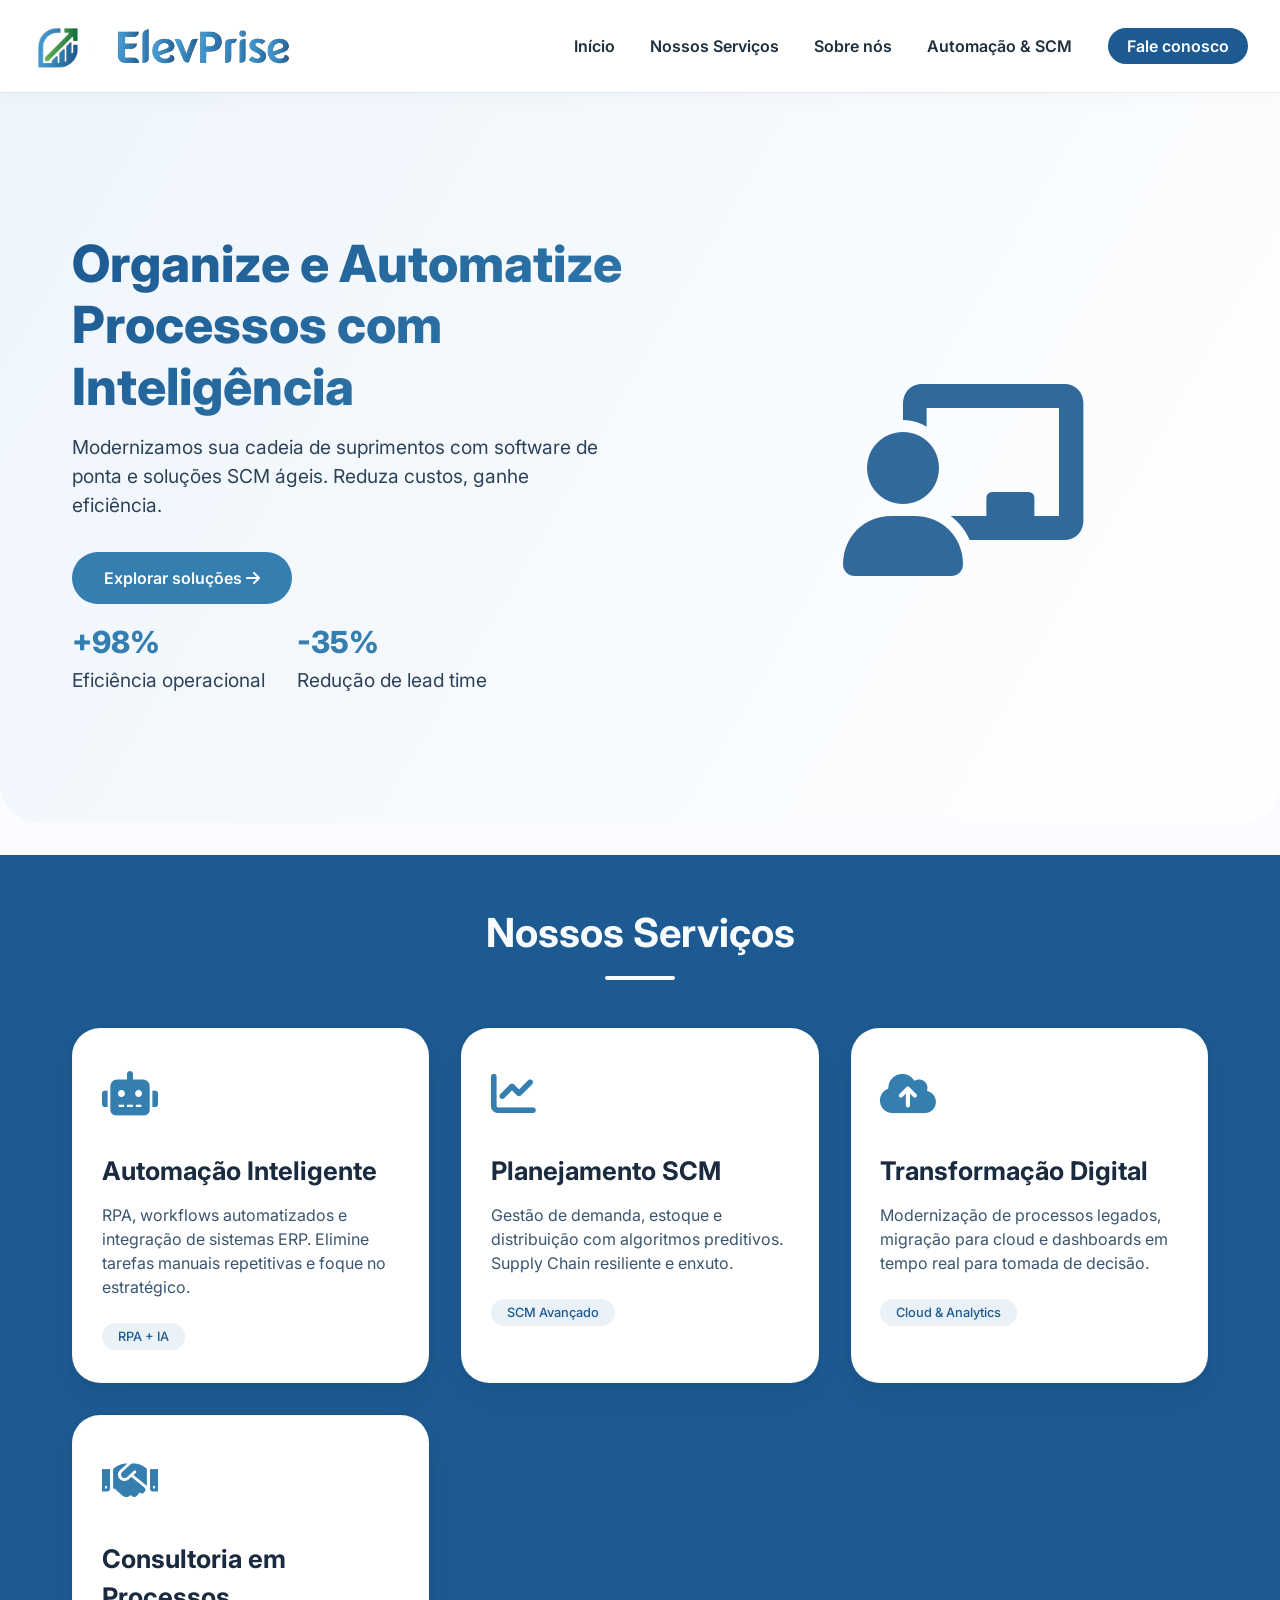
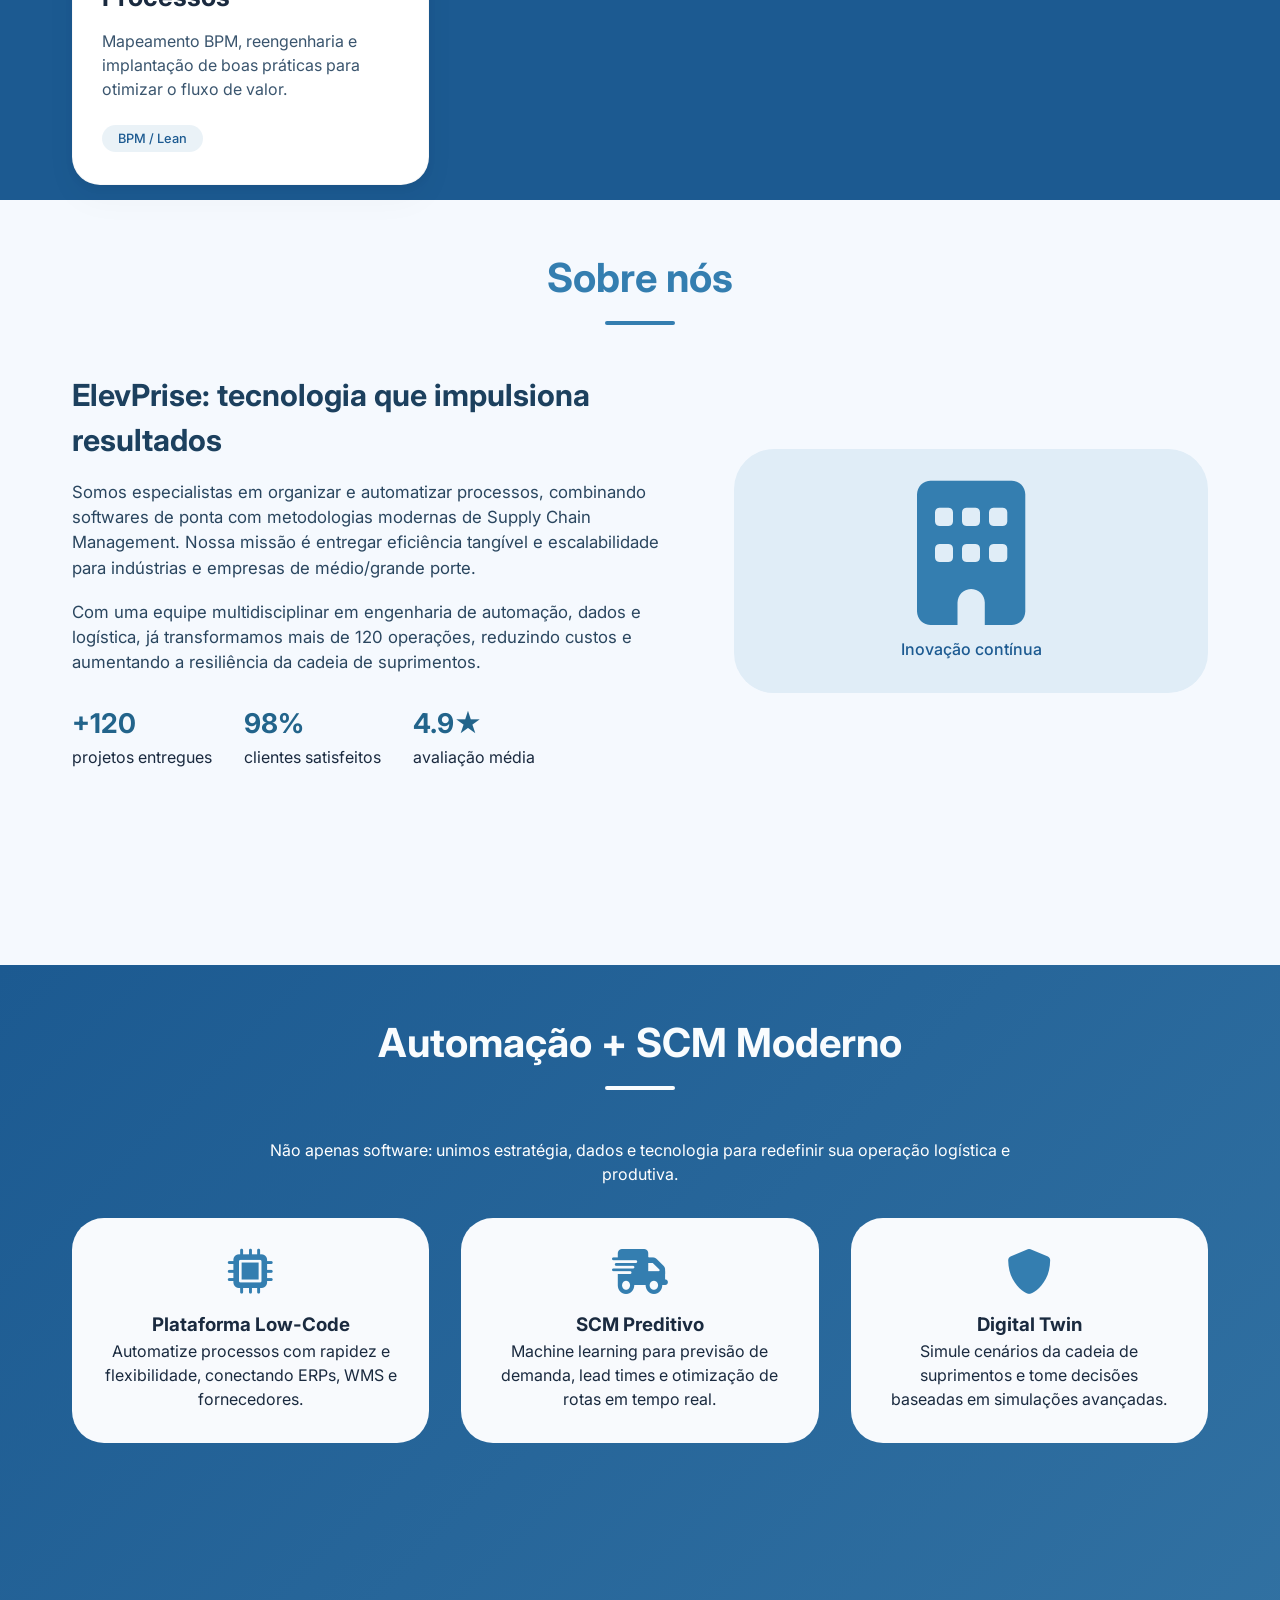
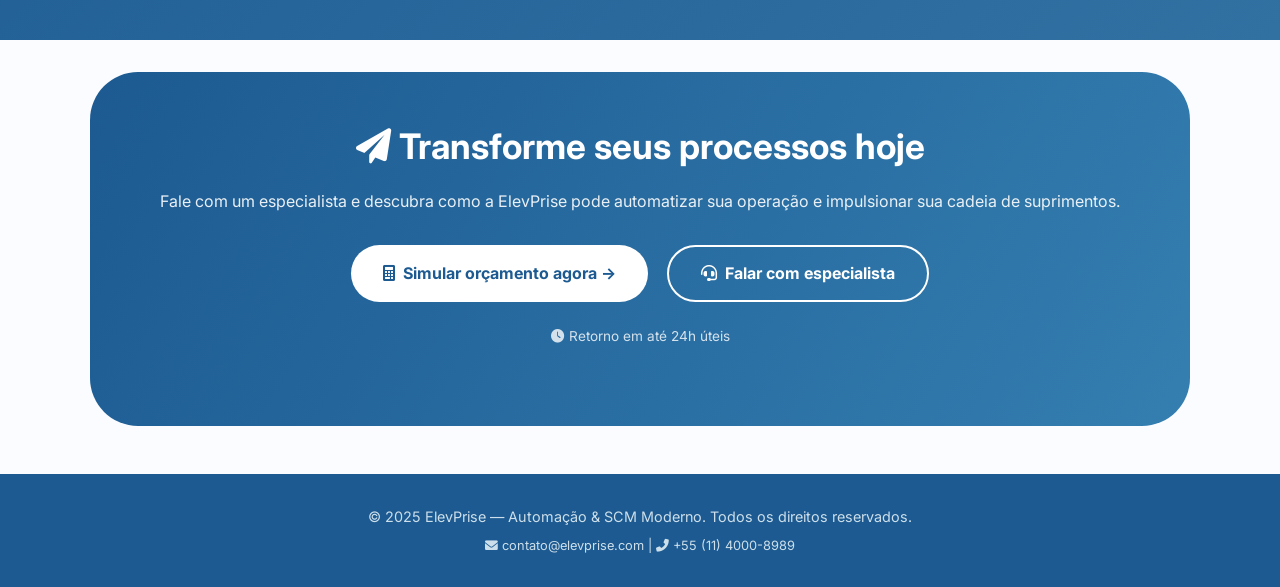
<file: index.html>
<!DOCTYPE html>
<html lang="pt-BR">
<head>
    <link rel="stylesheet" href="style.css">
    <meta charset="UTF-8">
    <meta name="viewport" content="width=device-width, initial-scale=1.0, user-scalable=yes">
    <title>ElevPrise | Automação e SCM Moderno</title>
    <!-- Google Fonts para tipografia moderna e clean -->
    <link href="https://fonts.googleapis.com/css2?family=Inter:opsz,wght@14..32,300;14..32,400;14..32,500;14..32,600;14..32,700&display=swap" rel="stylesheet">
    <!-- Font Awesome 6 (free icons) -->
    <link rel="stylesheet" href="https://cdnjs.cloudflare.com/ajax/libs/font-awesome/6.0.0-beta3/css/all.min.css">
</head>
<body>

    <!-- BARRA FIXA (topo) com navegação interna -->
    <nav class="navbar">
        <div class="nav-container">
          <div class="logo_conteiner">
             <div class="img_logo"></div>
             <div class="logo"></div>
          </div>
            <ul class="nav-links">
                <li><a href="#home">Início</a></li>
                <li><a href="#servicos">Nossos Serviços</a></li>
                <li><a href="#sobre">Sobre nós</a></li>
                <li><a href="#automacao">Automação & SCM</a></li>
                <li><a href="#contato" class="nav-btn">Fale conosco</a></li>
            </ul>
        </div>
    </nav>

    <main>
        <!-- Seção home (âncora #home) - igual à primeira imagem visual: apresentação com destaque -->
        <section id="home" class="hero">
            <div class="container">
                <div class="hero-grid">
                    <div class="hero-content fade-up">
                        <h1>Organize e Automatize<br>Processos com Inteligência</h1>
                        <p>Modernizamos sua cadeia de suprimentos com software de ponta e soluções SCM ágeis. Reduza custos, ganhe eficiência.</p>
                        <a href="#servicos" class="btn-primary">Explorar soluções <i class="fas fa-arrow-right"></i></a>
                        <div class="hero-stats">
                            <div class="stat-item"><h3>+98%</h3><p>Eficiência operacional</p></div>
                            <div class="stat-item"><h3>-35%</h3><p>Redução de lead time</p></div>
                        </div>
                    </div>
                    <div class="hero-image">
                        <i class="fas fa-chalkboard-user"></i>
                        <!-- ícone representando automação -->
                    </div>
                </div>
            </div>
        </section>

        <!-- NOSSOS SERVIÇOS - Conteúdo correspondente à foto 2 e 1, quando clicar no botão do topo direciona até aqui -->
        <section id="servicos" class="servicos">
            <div class="container">
                <h2 class="section-title">Nossos Serviços</h2>
                <div class="cards-grid">
                    <div class="card">
                        <div class="card-icon"><i class="fas fa-robot"></i></div>
                        <h3>Automação Inteligente</h3>
                        <p>RPA, workflows automatizados e integração de sistemas ERP. Elimine tarefas manuais repetitivas e foque no estratégico.</p>
                        <span class="badge">RPA + IA</span>
                    </div>
                    <div class="card">
                        <div class="card-icon"><i class="fas fa-chart-line"></i></div>
                        <h3>Planejamento SCM</h3>
                        <p>Gestão de demanda, estoque e distribuição com algoritmos preditivos. Supply Chain resiliente e enxuto.</p>
                        <span class="badge">SCM Avançado</span>
                    </div>
                    <div class="card">
                        <div class="card-icon"><i class="fas fa-cloud-upload-alt"></i></div>
                        <h3>Transformação Digital</h3>
                        <p>Modernização de processos legados, migração para cloud e dashboards em tempo real para tomada de decisão.</p>
                        <span class="badge">Cloud & Analytics</span>
                    </div>
                    <div class="card">
                        <div class="card-icon"><i class="fas fa-handshake"></i></div>
                        <h3>Consultoria em Processos</h3>
                        <p>Mapeamento BPM, reengenharia e implantação de boas práticas para otimizar o fluxo de valor.</p>
                        <span class="badge">BPM / Lean</span>
                    </div>
                </div>
            </div>
        </section>

        <!-- SOBRE NÓS -->
        <section id="sobre" class="sobre">
            <div class="container">
                <h2 class="section-title-s" >Sobre nós</h2>
                <div class="sobre-content">
                    <div class="sobre-text">
                        <h3>ElevPrise: tecnologia que impulsiona resultados</h3>
                        <p>Somos especialistas em organizar e automatizar processos, combinando softwares de ponta com metodologias modernas de Supply Chain Management. Nossa missão é entregar eficiência tangível e escalabilidade para indústrias e empresas de médio/grande porte.</p>
                        <p>Com uma equipe multidisciplinar em engenharia de automação, dados e logística, já transformamos mais de 120 operações, reduzindo custos e aumentando a resiliência da cadeia de suprimentos.</p>
                        <div class="sobre-stats">
                            <div><strong>+120</strong> <br>projetos entregues</div>
                            <div><strong>98%</strong> <br>clientes satisfeitos</div>
                            <div><strong>4.9★</strong> <br>avaliação média</div>
                        </div>
                    </div>
                    <div class="sobre-img">
                        <i class="fas fa-building"></i>
                        <p style="margin-top: 12px; font-weight: 500; color:#1c5a91;">Inovação contínua</p>
                    </div>
                </div>
            </div>
        </section>

        <!-- Seção específica de AUTOMAÇÃO E SCM (alternativas modernas) como solicitado: "empresa que organiza e automatiza processos, por software ou alternativas modernas de scm" -->
        <section id="automacao" class="automacao">
            <div class="container">
                <h2 class="section-title">Automação + SCM Moderno</h2>
                <p style="text-align: center; max-width: 800px; margin: 0 auto 2rem auto; color: #ffffff;">Não apenas software: unimos estratégia, dados e tecnologia para redefinir sua operação logística e produtiva.</p>
                <div class="diferencial-grid">
                    <div class="dif-item">
                        <i class="fas fa-microchip"></i>
                        <h3>Plataforma Low-Code</h3>
                        <p>Automatize processos com rapidez e flexibilidade, conectando ERPs, WMS e fornecedores.</p>
                    </div>
                    <div class="dif-item">
                        <i class="fas fa-truck-fast"></i>
                        <h3>SCM Preditivo</h3>
                        <p>Machine learning para previsão de demanda, lead times e otimização de rotas em tempo real.</p>
                    </div>
                    <div class="dif-item">
                        <i class="fas fa-shield-alt"></i>
                        <h3>Digital Twin</h3>
                        <p>Simule cenários da cadeia de suprimentos e tome decisões baseadas em simulações avançadas.</p>
                    </div>
                </div>
            </div>
        </section>

        <!-- Área de contato / orçamento que complementa a experiência e fecha o site -->
        <!-- Área de contato / orçamento que complementa a experiência e fecha o site -->
<section id="contato" class="contato">
    <div class="container">
        <h2><i class="fas fa-paper-plane"></i> Transforme seus processos hoje</h2>
        <p>Fale com um especialista e descubra como a ElevPrise pode automatizar sua operação e impulsionar sua cadeia de suprimentos.</p>
        <div style="display: flex; gap: 1.2rem; justify-content: center; flex-wrap: wrap; margin-top: 1rem;">
            <a href="./orcamento/index_orcamento.html" class="btn-light" style="background: white; color: var(--azul-escuro); display: inline-flex; align-items: center; gap: 8px;">
                <i class="fas fa-calculator"></i> Simular orçamento agora →
            </a>
            <a href="#" class="btn-light" id="openContactModal" style="background: transparent; border: 2px solid white; color: white; display: inline-flex; align-items: center; gap: 8px;">
                <i class="fas fa-headset"></i> Falar com especialista
            </a>
        </div>
        <p style="font-size: 0.85rem; margin-top: 1.5rem; opacity: 0.8;">
            <i class="fas fa-clock"></i> Retorno em até 24h úteis
        </p>
    </div>
</section>
    </main>

    <footer>
        <p>© 2025 ElevPrise — Automação & SCM Moderno. Todos os direitos reservados.</p>
        <p style="margin-top: 0.5rem; font-size: 0.8rem;"><i class="fas fa-envelope"></i> contato@elevprise.com  |  <i class="fas fa-phone-alt"></i> +55 (11) 4000-8989</p>
    </footer>

    <!-- Modal simples de contato para demonstrar interação (opcional, mas enriquece) -->
    <div id="modalContato" style="display: none; position: fixed; top: 0; left: 0; width: 100%; height: 100%; background: rgba(0,0,0,0.5); backdrop-filter: blur(4px); justify-content: center; align-items: center; z-index: 2000;">
        <div style="background: white; max-width: 450px; width: 90%; border-radius: 32px; padding: 2rem; text-align: center; box-shadow: 0 25px 40px rgba(0,0,0,0.2);">
            <i class="fas fa-check-circle" style="font-size: 3rem; color: #1e4a76; margin-bottom: 1rem;"></i>
            <h3 style="margin-bottom: 0.5rem;">Vamos conversar!</h3>
            <p style="margin-bottom: 1.5rem;">Deixe seu e-mail ou telefone e retornamos em até 24h.</p>
            <input type="email" placeholder="seu@email.com" id="modalEmail" style="width: 100%; padding: 12px; border-radius: 60px; border: 1px solid #ccc; margin-bottom: 1rem;">
            <div style="display: flex; gap: 10px; justify-content: center;">
                <button id="fecharModal" style="background: #eef2f5; border: none; padding: 10px 24px; border-radius: 40px; cursor: pointer;">Fechar</button>
                <button id="enviarModal" style="background: #1e4a76; color: white; border: none; padding: 10px 24px; border-radius: 40px; cursor: pointer;">Enviar</button>
            </div>
        </div>
    </div>

<script  src="./script.js"></script>
</body>

</html>
</file>
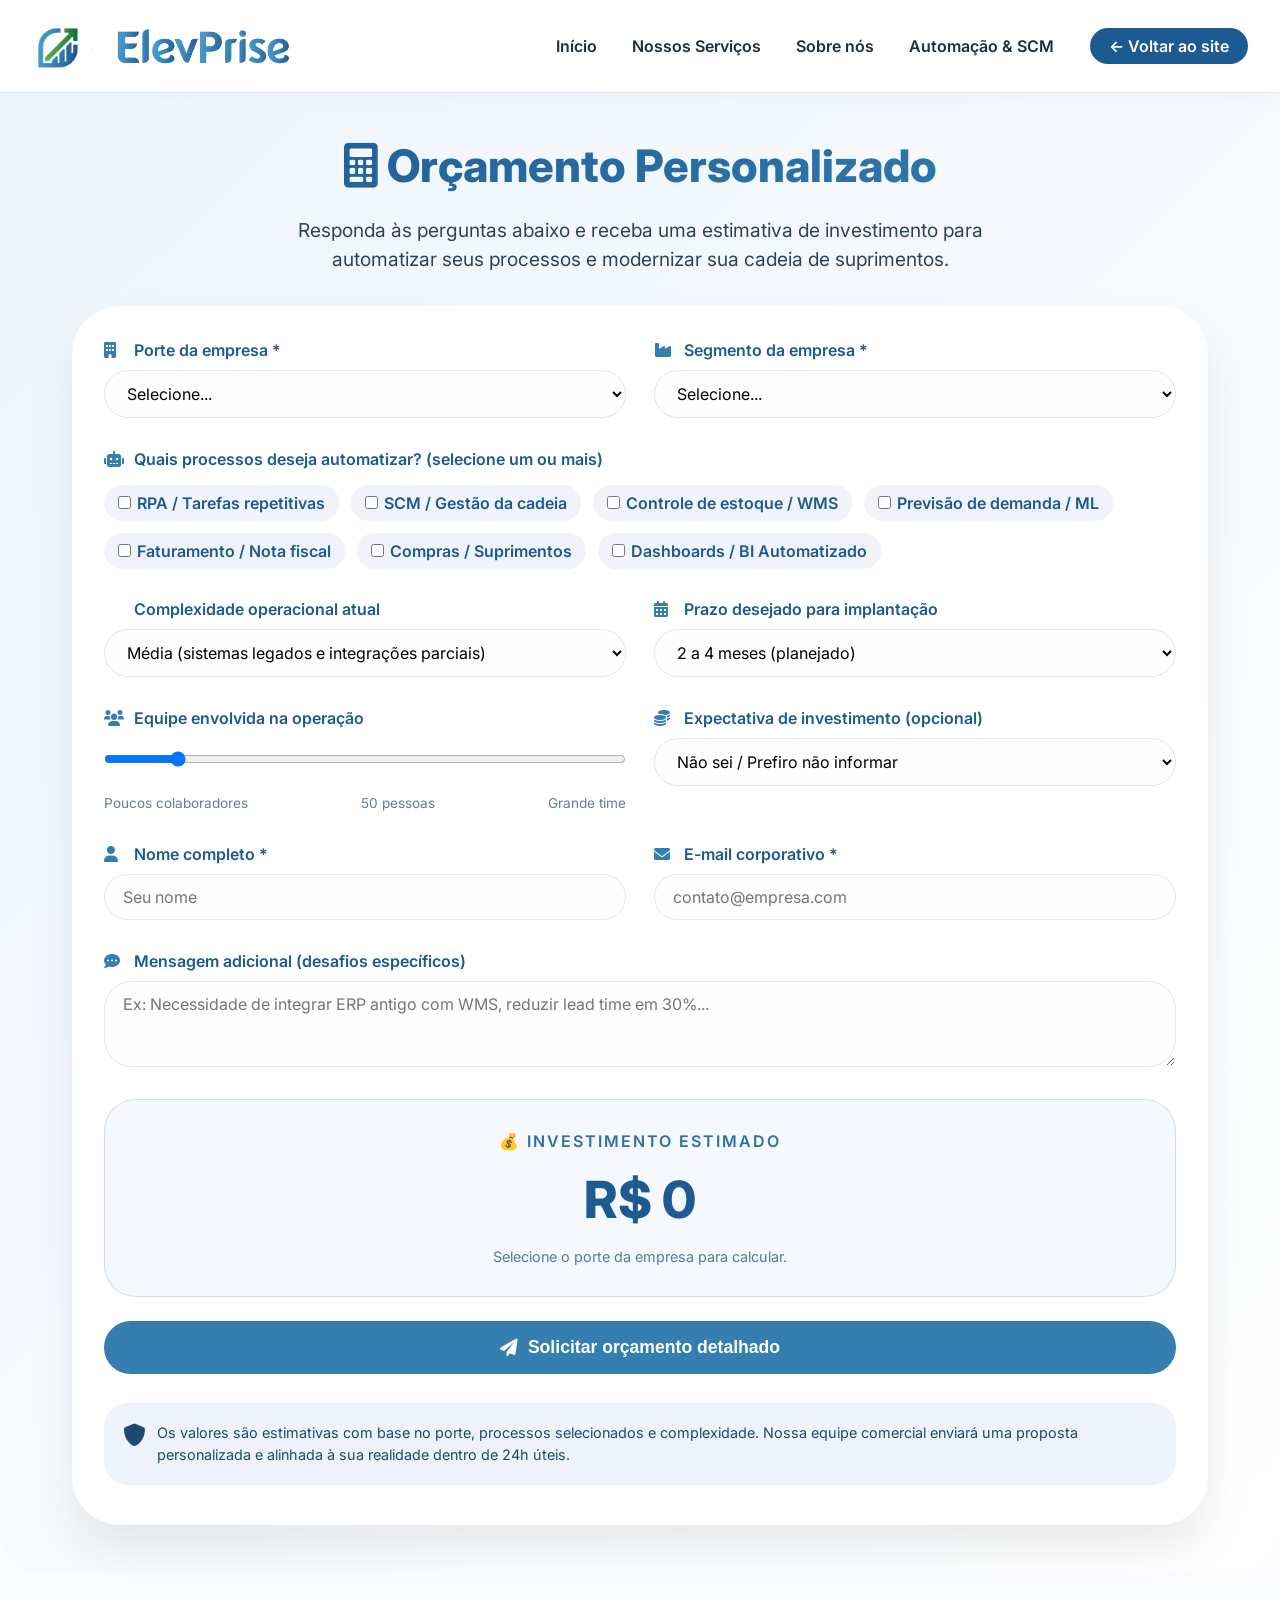
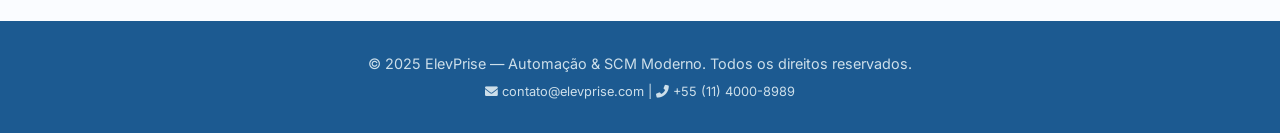
<file: orcamento/index_orcamento.html>
<!DOCTYPE html>
<html lang="pt-BR">
<head>
    <meta charset="UTF-8">
    <meta name="viewport" content="width=device-width, initial-scale=1.0, user-scalable=yes">
    <title>ElevPrise | Orçamento Inteligente</title>
    <!-- Google Fonts -->
    <link href="https://fonts.googleapis.com/css2?family=Inter:opsz,wght@14..32,300;14..32,400;14..32,500;14..32,600;14..32,700&display=swap" rel="stylesheet">
    <!-- Font Awesome 6 -->
    <link rel="stylesheet" href="https://cdnjs.cloudflare.com/ajax/libs/font-awesome/6.0.0-beta3/css/all.min.css">
     </style>
     <link rel="stylesheet" href="./style_orcamento.css">
</head>
<body>

    <!-- NAVBAR idêntica à original (preservando identidade) -->
    <nav class="navbar">
        <div class="nav-container">
            <div class="logo_conteiner">
                <div class="img_logo"></div>
                <div class="logo"></div>
            </div>
            <ul class="nav-links">
                <li><a href="#home">Início</a></li>
                <li><a href="#servicos">Nossos Serviços</a></li>
                <li><a href="#sobre">Sobre nós</a></li>
                <li><a href="#automacao">Automação & SCM</a></li>
                <li><a href="../index.html" class="nav-btn" id="nav-btn">← Voltar ao site</a></li>
            </ul>
        </div>
    </nav>

    <main>
        <!-- Seção principal de orçamento inteligente -->
        <section class="orcamento-hero">
            <div class="container">
                <h1 class="page-title"><i class="fas fa-calculator"></i> Orçamento Personalizado</h1>
                <p class="subhead">Responda às perguntas abaixo e receba uma estimativa de investimento para automatizar seus processos e modernizar sua cadeia de suprimentos.</p>
                
                <div class="budget-card">
                    <form id="budgetForm">
                        <div class="form-grid">
                            <!-- Porte da empresa -->
                            <div class="input-group">
                                <label><i class="fas fa-building"></i> Porte da empresa *</label>
                                <select id="companySize" required>
                                    <option value="">Selecione...</option>
                                    <option value="startup">Startup / Micro (até 10 funcionários)</option>
                                    <option value="pequeno">Pequeno porte (11-50 funcionários)</option>
                                    <option value="medio">Médio porte (51-250 funcionários)</option>
                                    <option value="grande">Grande porte (251-1000 funcionários)</option>
                                    <option value="enterprise">Corporação (1000+ funcionários)</option>
                                </select>
                            </div>

                            <!-- Segmento / Indústria -->
                            <div class="input-group">
                                <label><i class="fas fa-industry"></i> Segmento da empresa *</label>
                                <select id="segment" required>
                                    <option value="">Selecione...</option>
                                    <option value="varejo">Varejo / E-commerce</option>
                                    <option value="manufatura">Manufatura / Indústria</option>
                                    <option value="logistica">Logística / Transporte</option>
                                    <option value="saude">Saúde / Farma</option>
                                    <option value="tecnologia">Tecnologia / SaaS</option>
                                    <option value="alimentos">Alimentos & Bebidas</option>
                                    <option value="outro">Outro</option>
                                </select>
                            </div>

                            <!-- Processos a automatizar (múltipla escolha com checkboxes estilo) -->
                            <div class="input-group full-width">
                                <label><i class="fas fa-robot"></i> Quais processos deseja automatizar? (selecione um ou mais)</label>
                                <div style="display: flex; flex-wrap: wrap; gap: 12px; margin-top: 6px;">
                                    <label style="display: flex; align-items: center; gap: 6px; background: #f0f4f9; padding: 6px 14px; border-radius: 40px;"><input type="checkbox" class="processCheck" value="rpa"> RPA / Tarefas repetitivas</label>
                                    <label style="display: flex; align-items: center; gap: 6px; background: #f0f4f9; padding: 6px 14px; border-radius: 40px;"><input type="checkbox" class="processCheck" value="scm"> SCM / Gestão da cadeia</label>
                                    <label style="display: flex; align-items: center; gap: 6px; background: #f0f4f9; padding: 6px 14px; border-radius: 40px;"><input type="checkbox" class="processCheck" value="estoque"> Controle de estoque / WMS</label>
                                    <label style="display: flex; align-items: center; gap: 6px; background: #f0f4f9; padding: 6px 14px; border-radius: 40px;"><input type="checkbox" class="processCheck" value="demanda"> Previsão de demanda / ML</label>
                                    <label style="display: flex; align-items: center; gap: 6px; background: #f0f4f9; padding: 6px 14px; border-radius: 40px;"><input type="checkbox" class="processCheck" value="notafiscal"> Faturamento / Nota fiscal</label>
                                    <label style="display: flex; align-items: center; gap: 6px; background: #f0f4f9; padding: 6px 14px; border-radius: 40px;"><input type="checkbox" class="processCheck" value="compras"> Compras / Suprimentos</label>
                                    <label style="display: flex; align-items: center; gap: 6px; background: #f0f4f9; padding: 6px 14px; border-radius: 40px;"><input type="checkbox" class="processCheck" value="relatorios"> Dashboards / BI Automatizado</label>
                                </div>
                            </div>

                            <!-- Escala de complexidade / necessidades adicionais -->
                            <div class="input-group">
                                <label><i class="fas fa-chart-simple"></i> Complexidade operacional atual</label>
                                <select id="complexity">
                                    <option value="baixa">Baixa (processos manuais simples)</option>
                                    <option value="media" selected>Média (sistemas legados e integrações parciais)</option>
                                    <option value="alta">Alta (múltiplos ERPs, dados descentralizados)</option>
                                </select>
                            </div>

                            <div class="input-group">
                                <label><i class="fas fa-calendar-alt"></i> Prazo desejado para implantação</label>
                                <select id="deadline">
                                    <option value="rapido">Até 1 mês (urgente)</option>
                                    <option value="medio" selected>2 a 4 meses (planejado)</option>
                                    <option value="longo">+4 meses (estratégico)</option>
                                </select>
                            </div>

                            <!-- Número de colaboradores envolvidos no processo (opcional) -->
                            <div class="input-group">
                                <label><i class="fas fa-users"></i> Equipe envolvida na operação</label>
                                <input type="range" id="teamRange" min="0" max="500" step="10" value="50">
                                <div class="range-value">
                                    <span>Poucos colaboradores</span>
                                    <span><span id="teamValue">50</span> pessoas</span>
                                    <span>Grande time</span>
                                </div>
                            </div>

                            <!-- Orçamento aproximado (filtro de expectativa) -->
                            <div class="input-group">
                                <label><i class="fas fa-coins"></i> Expectativa de investimento (opcional)</label>
                                <select id="budgetExpect">
                                    <option value="">Não sei / Prefiro não informar</option>
                                    <option value="ate50k">Até R$ 50 mil</option>
                                    <option value="50a150k">R$ 50 mil - R$ 150 mil</option>
                                    <option value="150a400k">R$ 150 mil - R$ 400 mil</option>
                                    <option value="acima400k">Acima de R$ 400 mil</option>
                                </select>
                            </div>

                            <!-- Informações de contato -->
                            <div class="input-group">
                                <label><i class="fas fa-user"></i> Nome completo *</label>
                                <input type="text" id="nome" placeholder="Seu nome" required>
                            </div>

                            <div class="input-group">
                                <label><i class="fas fa-envelope"></i> E-mail corporativo *</label>
                                <input type="email" id="email" placeholder="contato@empresa.com" required>
                            </div>

                            <div class="input-group full-width">
                                <label><i class="fas fa-comment-dots"></i> Mensagem adicional (desafios específicos)</label>
                                <textarea rows="3" id="mensagem" placeholder="Ex: Necessidade de integrar ERP antigo com WMS, reduzir lead time em 30%..."></textarea>
                            </div>
                        </div>

                        <!-- Preview do valor estimado (dinâmico) -->
                        <div class="price-preview" id="pricePreview">
                            <div class="estimated-label">💰 INVESTIMENTO ESTIMADO</div>
                            <div class="estimated-value" id="estimatedAmount">R$ 0</div>
                            <div class="price-detail" id="priceDetailText">Preencha os campos acima para calcular uma faixa de investimento personalizada</div>
                        </div>

                        <button type="submit" class="btn-submit"><i class="fas fa-paper-plane"></i> Solicitar orçamento detalhado</button>
                        
                        <div class="info-note">
                            <i class="fas fa-shield-alt"></i>
                            <span>Os valores são estimativas com base no porte, processos selecionados e complexidade. Nossa equipe comercial enviará uma proposta personalizada e alinhada à sua realidade dentro de 24h úteis.</span>
                        </div>
                    </form>
                </div>
            </div>
        </section>
    </main>

    <footer>
        <p>© 2025 ElevPrise — Automação & SCM Moderno. Todos os direitos reservados.</p>
        <p style="margin-top: 0.5rem; font-size: 0.8rem;"><i class="fas fa-envelope"></i> contato@elevprise.com  |  <i class="fas fa-phone-alt"></i> +55 (11) 4000-8989</p>
    </footer>

    <script src="./script-orcamento.js"> </script>
</body>
</html>
</file>
<file: style.css>
/* RESET & BASE */
           
 * {
            margin: 0;
            padding: 0;
            box-sizing: border-box;
        }
            :root {
        --azul-principal: #347eb0;
        --azul-medio: #3171a2;
        --azul-escuro: #1c5a91;
        --verde-destaque: #3b9249;

        --bg-claro: #f5f9fe;
        --branco: #ffffff;
    }

        body {
            font-family: 'Inter', sans-serif;
            background-color: #fafcff;
            color: #1a2a3f;
            scroll-behavior: smooth; /* suavidade adicional */
            line-height: 1.5;
        }

        /* --- NAVBAR FIXA (topo fixo) --- */
        .navbar {
            position: fixed;
            top: 0;
            left: 0;
            width: 100%;
             background: rgba(255, 255, 255, 0.95);
            backdrop-filter: blur(8px);
            box-shadow: 0 4px 20px rgba(0, 0, 0, 0.03), 0 1px 0 rgba(0, 0, 0, 0.05);
            z-index: 1000;
            padding: 1rem 2rem;
            transition: all 0.2s ease;
        }

        .nav-container {
            max-width: 1280px;
            margin: 0 auto;
            display: flex;
            align-items: center;
            justify-content: space-between;
            flex-wrap: wrap;
        }
        .logo_conteiner{
            display: flex;
            flex-direction: row;
            align-items: center;
            justify-content: center;
            width: 300;
            height: 200;
            gap: 10px; /* espaço entre logo e nome */

        }
        .img_logo {
            width: 60px;
            height: 60px;
            background-image: url(./src/img/elev_prise_logo.png);
            background-size: contain;
            background-repeat: no-repeat;
            background-position: center;
        }

            .logo {
                width: 200px;
                height: 60px; /* igual ao ícone */
                background-image: url(./src/img/ele_pise_semnome.png);
                background-size: contain;
                background-repeat: no-repeat;
                background-position: center;

    }

        .nav-links {
            display: flex;
            gap: 2.2rem;
            list-style: none;
        }

        .nav-links li a {
            text-decoration: none;
            font-weight: 600;
            font-size: 1rem;
            color: #1e2f3e;
            transition: 0.2s;
            padding: 0.5rem 0;
            border-bottom: 2px solid transparent;
        }

        .nav-links li a:hover {
             color: var(--azul-principal);
             border-bottom-color: var(--azul-principal);
        }

        /* Botão contato no navbar (opcional, mas moderno) */
        .nav-btn {
             background: var(--azul-escuro);
            color: white !important;
            padding: 0.5rem 1.2rem !important;
            border-radius: 40px;
            border-bottom: none !important;
            transition: 0.2s;
        }

        .nav-btn:hover {
            background: var(--azul-medio);
            transform: translateY(-1px);
        }

        /* MAIN CONTENT: espaçamento para compensar navbar fixa */
        main {
            padding-top: 85px;
        }

        /* Seções padrão */
        section {
            scroll-margin-top: 90px; /* ancora suave para navbar fixa não cobrir título */
        }

        .container {
            max-width: 1200px;
            margin: 0 auto;
            padding: 3rem 2rem;
        }

        /* Hero (início) */
        .hero {
           background: linear-gradient(120deg, #eef5fc, #ffffff);
            border-radius: 0 0 40px 40px;
            margin-bottom: 2rem;
            height: 82vh;
            padding-top: 100px;
        }

        .hero-grid {
            display: flex;
            align-items: center;
            justify-content: space-between;
            flex-wrap: wrap;
            gap: 2rem;
        }

        .hero-content{
            flex: 1;
        }


        .hero-content h1 {
            font-size: 3.2rem;
            font-weight: 800;
            line-height: 1.2;
            background: linear-gradient(145deg, var(--azul-escuro), var(--azul-principal));
            background-clip: text;
            -webkit-background-clip: text;
            color: transparent;
            margin-bottom: 1rem;
        }

        .hero-content p {
            font-size: 1.2rem;
            color: #2c4258;
            max-width: 550px;
            margin-bottom: 2rem;
        }

        .hero-stats {
            display: flex;
            gap: 2rem;
            margin-top: 1rem;
        }

        .stat-item h3 {
            font-size: 1.9rem;
            font-weight: 800;
             color: var(--azul-principal);
        }

        .hero-image {
            flex: 0.8;
            text-align: center;
        }

        .hero-image i {
            font-size: 12rem;
            color: var(--azul-escuro);
            opacity: 0.9;
        }

        .btn-primary {
            background: var(--azul-principal);
            color: white;
            padding: 0.9rem 2rem;
            border-radius: 40px;
            font-weight: 600;
            border: none;
            cursor: pointer;
            transition: 0.2s;
            font-size: 1rem;
            display: inline-block;
            text-decoration: none;
        }

        .btn-primary:hover {
            background: linear-gradient(135deg, var(--azul-principal), var(--azul-medio));
            transform: translateY(-2px);
            box-shadow: 0 8px 20px rgba(0,0,0,0.05);
        }

        /* Seção Nossos Serviços */
        .servicos {
            background: var(--azul-escuro);
            height: 105vh;
        }

        .section-title {
            font-size: 2.5rem;
            font-weight: 700;
            text-align: center;
            margin-bottom: 3rem;
            position: relative;
            color:#f9fcfe;
        }

        .section-title:after {
            content: '';
            width: 70px;
            height: 4px;
            background: #f9fcfe;
            display: block;
            margin: 0.8rem auto 0;
            border-radius: 4px;
        }

        .section-title-s{
             font-size: 2.5rem;
            font-weight: 700;
            text-align: center;
            margin-bottom: 3rem;
            position: relative;
            color:var(--azul-principal);
        }

        .section-title-s:after{
           content: '';
            width: 70px;
            height: 4px;
            background: var(--azul-principal);
            display: block;
            margin: 0.8rem auto 0;
            border-radius: 4px; 
        }

        

        .cards-grid {
            display: grid;
            grid-template-columns: repeat(auto-fit, minmax(290px, 1fr));
            gap: 2rem;
        }

        .card {
            background: white;
            border-radius: 28px;
            padding: 2rem 1.8rem;
            box-shadow: 0 15px 35px rgba(0, 0, 0, 0.03), 0 3px 8px rgba(0, 0, 0, 0.05);
            transition: all 0.25s ease;
            border: 1px solid rgba(0,0,0,0.03);
        }

        .card:hover {
            transform: translateY(-6px);
            box-shadow: 0 25px 40px rgba(0, 0, 0, 0.08);
            border-color: var(--azul-principal);
        }

        .card-icon {
            font-size: 2.8rem;
            color: var(--azul-principal);
            margin-bottom: 1.5rem;
        }

        .card h3 {
            font-size: 1.6rem;
            margin-bottom: 0.8rem;
        }

        .card p {
            color: #3a556e;
            margin-bottom: 1.5rem;
        }

        .badge {
            display: inline-block;
            padding: 0.25rem 1rem;
            border-radius: 20px;
            font-size: 0.8rem;
            font-weight: 500;
            background: rgba(52, 126, 176, 0.1);
             color: var(--azul-escuro);
        }

        /* Seção Sobre Nós */
        .sobre {
            background: #f5f9fe;
            height: 85vh;
        }

        .sobre-content {
            display: flex;
            flex-wrap: wrap;
            gap: 3rem;
            align-items: center;
        }

        .sobre-text {
            flex: 1.2;
        }

        .sobre-text h3 {
            font-size: 1.9rem;
            margin-bottom: 1rem;
            color: #1c405e;
        }

        .sobre-text p {
            margin-bottom: 1.2rem;
            font-size: 1.05rem;
            color: #2a465f;
        }

        .sobre-stats {
            display: flex;
            gap: 2rem;
            margin-top: 1.8rem;
        }

        .sobre-stats div strong {
            font-size: 1.7rem;
            color: #22648b;
        }

        .sobre-img {
            flex: 0.8;
            background: #e0edf7;
            border-radius: 40px;
            padding: 2rem;
            text-align: center;
        }

        .sobre-img i {
            font-size: 9rem;
            color: var(--azul-principal);
        }

        /* Seção Automação SCM (diferencial moderno) */
        .automacao {
            background: linear-gradient(135deg, var(--azul-escuro), var(--azul-medio));
           height: 75vh;
            

        }

        .diferencial-grid {
            display: flex;
            flex-wrap: wrap;
            gap: 2rem;
            margin-top: 2rem;
        }

        .dif-item {
            flex: 1;
            background: #f8fafd;
            border-radius: 32px;
            padding: 2rem;
            text-align: center;
            transition: 0.2s;
        }

        .dif-item i {
            font-size: 2.8rem;
            color: var(--azul-principal);
            margin-bottom: 1rem;
        }

        /* Contato / CTA final */
        .contato {
           background: linear-gradient(120deg, var(--azul-escuro), var(--azul-principal));
            color: white;
            border-radius: 48px;
            margin: 2rem auto 3rem;
            max-width: 1100px;
            text-align: center;
        }

        .contato .container {
            padding: 3rem 2rem;
        }

        .contato h2 {
            font-size: 2.2rem;
            margin-bottom: 1rem;
        }

        .contato p {
            margin-bottom: 2rem;
            opacity: 0.9;
        }

        .btn-light {
            background: white;
            color: var(--azul-escuro);
            padding: 0.9rem 2rem;
            border-radius: 40px;
            font-weight: 700;
            text-decoration: none;
            transition: 0.2s;
            display: inline-block;
        }

        .btn-light:hover {
            background: #eef5fc;
            transform: scale(1.02);
        }

        /* Footer */
        footer {
            background: var(--azul-escuro);
            color: #cddfea;
            padding: 2rem;
            text-align: center;
            font-size: 0.9rem;
            margin-top: 2rem;
        }

        /* Responsivo */
        @media (max-width: 800px) {
            .nav-container {
                flex-direction: column;
                gap: 1rem;
            }
            .nav-links {
                gap: 1.2rem;
                flex-wrap: wrap;
                justify-content: center;
            }
            .hero-content h1 {
                font-size: 2.2rem;
            }
            .hero-image i {
                font-size: 7rem;
            }
            .section-title {
                font-size: 2rem;
            }
            .container {
                padding: 2rem 1.5rem;
            }
        }

        @media (max-width: 550px) {
            .hero-stats {
                flex-direction: column;
                gap: 0.5rem;
            }
            .cards-grid {
                grid-template-columns: 1fr;
            }
            .sobre-stats {
                flex-direction: column;
                gap: 0.8rem;
            }
        }

        /* animação de fade leve (extra) */
        .fade-up {
            animation: fadeUp 0.6s ease-out;
        }
        @keyframes fadeUp {
            from {
                opacity: 0;
                transform: translateY(18px);
            }
            to {
                opacity: 1;
                transform: translateY(0);
            }
        }
</file>
<file: orcamento/style_orcamento.css>
* {
            margin: 0;
            padding: 0;
            box-sizing: border-box;
        }

        :root {
            --azul-principal: #347eb0;
            --azul-medio: #3171a2;
            --azul-escuro: #1c5a91;
            --verde-destaque: #3b9249;
            --bg-claro: #f5f9fe;
            --branco: #ffffff;
            --cinza-claro: #eef2f5;
            --cinza-texto: #2c4258;
        }

        body {
            font-family: 'Inter', sans-serif;
            background-color: #fafcff;
            color: #1a2a3f;
            scroll-behavior: smooth;
            line-height: 1.5;
        }

        /* NAVBAR igual ao original */
        .navbar {
            position: fixed;
            top: 0;
            left: 0;
            width: 100%;
            background: rgba(255, 255, 255, 0.95);
            backdrop-filter: blur(8px);
            box-shadow: 0 4px 20px rgba(0, 0, 0, 0.03), 0 1px 0 rgba(0, 0, 0, 0.05);
            z-index: 1000;
            padding: 1rem 2rem;
        }

        .nav-container {
            max-width: 1280px;
            margin: 0 auto;
            display: flex;
            align-items: center;
            justify-content: space-between;
            flex-wrap: wrap;
        }

        .logo_conteiner {
            display: flex;
            flex-direction: row;
            align-items: center;
            justify-content: center;
            gap: 10px;
        }

        .img_logo {
            width: 60px;
            height: 60px;
            background-image: url('../src/img/elev_prise_logo.png');
            background-size: contain;
            background-repeat: no-repeat;
            background-position: center;
        }

        .logo {
            width: 200px;
            height: 60px;
            background-image: url('../src/img/ele_pise_semnome.png');
            background-size: contain;
            background-repeat: no-repeat;
            background-position: center;
        }

        .nav-links {
            display: flex;
            gap: 2.2rem;
            list-style: none;
        }

        .nav-links li a {
            text-decoration: none;
            font-weight: 600;
            font-size: 1rem;
            color: #1e2f3e;
            transition: 0.2s;
            padding: 0.5rem 0;
            border-bottom: 2px solid transparent;
        }

        .nav-links li a:hover {
            color: var(--azul-principal);
            border-bottom-color: var(--azul-principal);
        }

        .nav-btn {
            background: var(--azul-escuro);
            color: white !important;
            padding: 0.5rem 1.2rem !important;
            border-radius: 40px;
            border-bottom: none !important;
        }

        main {
            padding-top: 85px;
        }

        section {
            scroll-margin-top: 90px;
        }

        .container {
            max-width: 1200px;
            margin: 0 auto;
            padding: 3rem 2rem;
        }

        /* PÁGINA DE ORÇAMENTO - DESTAQUE */
        .orcamento-hero {
            background: linear-gradient(135deg, #eef5fc 0%, #ffffff 100%);
            border-radius: 0 0 40px 40px;
            margin-bottom: 2rem;
        }

        .page-title {
            font-size: 2.8rem;
            font-weight: 800;
            background: linear-gradient(145deg, var(--azul-escuro), var(--azul-principal));
            background-clip: text;
            -webkit-background-clip: text;
            color: transparent;
            margin-bottom: 1rem;
            text-align: center;
        }

        .subhead {
            text-align: center;
            color: var(--cinza-texto);
            font-size: 1.2rem;
            max-width: 700px;
            margin: 0 auto 2rem auto;
        }

        /* Formulário de orçamento estilizado */
        .budget-card {
            background: white;
            border-radius: 48px;
            box-shadow: 0 25px 45px rgba(0, 0, 0, 0.08);
            padding: 2rem 2rem 2.5rem;
            margin-top: 1rem;
        }

        .form-grid {
            display: grid;
            grid-template-columns: repeat(2, 1fr);
            gap: 1.8rem;
        }

        .full-width {
            grid-column: span 2;
        }

        .input-group {
            display: flex;
            flex-direction: column;
            gap: 0.5rem;
        }

        .input-group label {
            font-weight: 600;
            color: var(--azul-escuro);
            display: flex;
            align-items: center;
            gap: 8px;
        }

        .input-group label i {
            width: 22px;
            color: var(--azul-principal);
        }

        input, select, textarea {
            padding: 12px 18px;
            border-radius: 28px;
            border: 1.5px solid #e0e7ed;
            font-family: 'Inter', sans-serif;
            font-size: 1rem;
            transition: all 0.2s;
            background: #fefefe;
        }

        input:focus, select:focus, textarea:focus {
            outline: none;
            border-color: var(--azul-principal);
            box-shadow: 0 0 0 3px rgba(52,126,176,0.15);
        }

        .range-value {
            display: flex;
            justify-content: space-between;
            font-size: 0.85rem;
            color: #5f7f9a;
            margin-top: 5px;
        }

        .price-preview {
            background: var(--bg-claro);
            border-radius: 32px;
            padding: 1.8rem;
            margin-top: 2rem;
            text-align: center;
            border: 1px solid rgba(52,126,176,0.2);
        }

        .estimated-label {
            font-size: 1rem;
            text-transform: uppercase;
            letter-spacing: 2px;
            font-weight: 600;
            color: var(--azul-medio);
        }

        .estimated-value {
            font-size: 3.2rem;
            font-weight: 800;
            color: var(--azul-escuro);
            margin: 0.5rem 0;
        }

        .estimated-value small {
            font-size: 1.2rem;
            font-weight: 500;
        }

        .price-detail {
            font-size: 0.9rem;
            color: #557c9c;
        }

        .btn-submit {
            background: var(--azul-principal);
            color: white;
            border: none;
            padding: 1rem 2rem;
            border-radius: 60px;
            font-weight: 700;
            font-size: 1.1rem;
            cursor: pointer;
            transition: 0.2s;
            width: 100%;
            display: flex;
            align-items: center;
            justify-content: center;
            gap: 10px;
            margin-top: 1.5rem;
        }

        .btn-submit:hover {
            background: var(--azul-escuro);
            transform: translateY(-2px);
            box-shadow: 0 8px 20px rgba(0,0,0,0.1);
        }

        .info-note {
            background: #eef2fa;
            border-radius: 24px;
            padding: 1.2rem;
            margin-top: 1.8rem;
            display: flex;
            gap: 12px;
            align-items: flex-start;
            font-size: 0.9rem;
            color: #1e4a6e;
        }

        .info-note i {
            font-size: 1.4rem;
            margin-top: 2px;
        }

        @media (max-width: 800px) {
            .form-grid {
                grid-template-columns: 1fr;
            }
            .full-width {
                grid-column: span 1;
            }
            .page-title {
                font-size: 2rem;
            }
            .nav-container {
                flex-direction: column;
                gap: 1rem;
            }
            .nav-links {
                gap: 1rem;
                flex-wrap: wrap;
                justify-content: center;
            }
        }

        footer {
            background: var(--azul-escuro);
            color: #cddfea;
            padding: 2rem;
            text-align: center;
            font-size: 0.9rem;
            margin-top: 3rem;
        }
</file>
